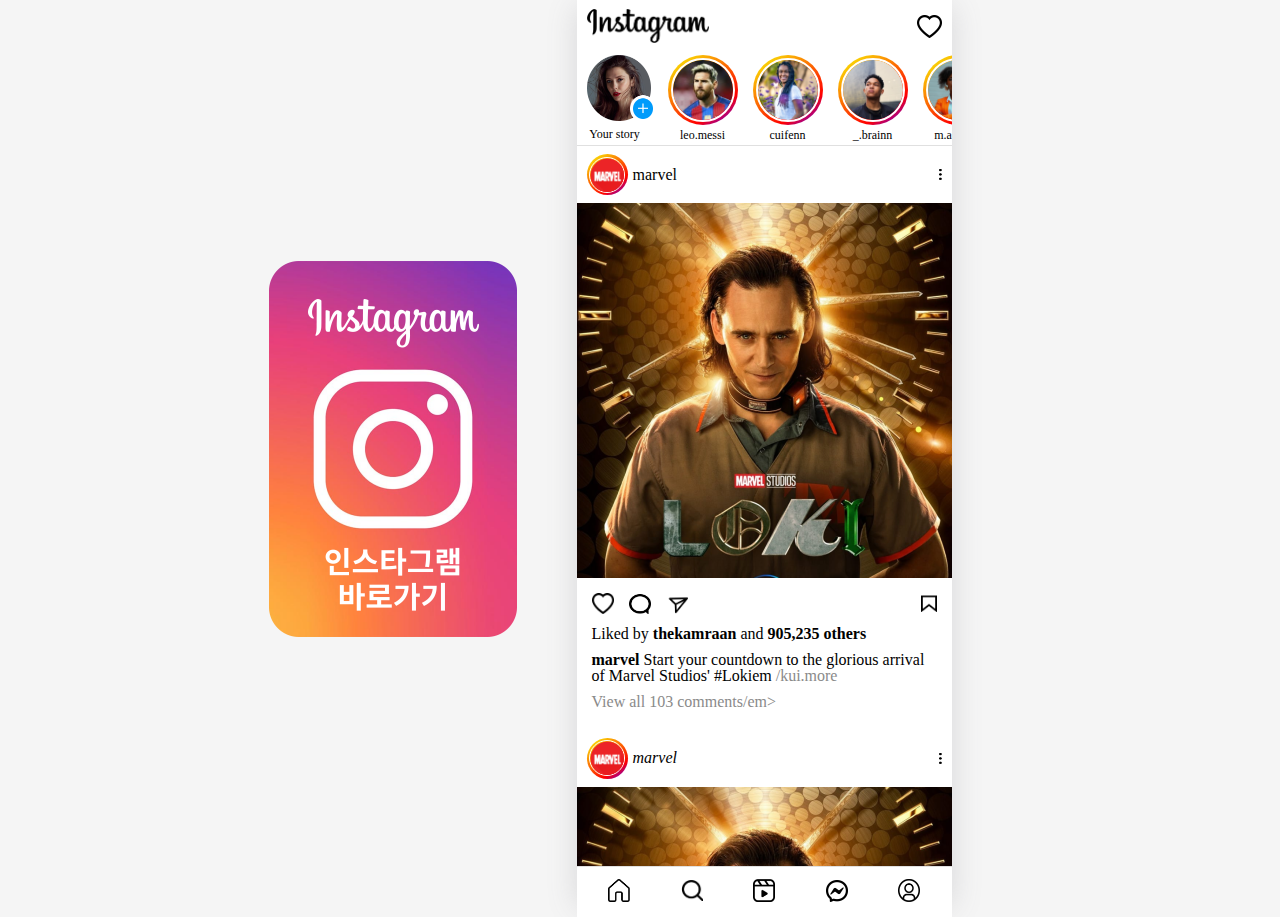
<file: index.html>
<!DOCTYPE html>
<html lang="en">
  <head>
    <meta charset="UTF-8" />
    <meta name="viewport" content="width=device-width, initial-scale=1.0" />
    <link rel="icon" href="./kui/img/icon/Instagram_logo.png">
    <title>Instagram</title>
    <link rel="stylesheet" href="./common/reset.css" />
    <link rel="stylesheet" href="./kui/css/index.css">
    <link rel="stylesheet" href="./kui/css/header.css" />
    <link rel="stylesheet" href="./kui/css/stories.css" />
    <link rel="stylesheet" href="./kui/css/poster.css" />
    <link rel="stylesheet" href="./kui/css/footer.css" />
  </head>
  <body>
    <figure class="go_to_instagram">
      <a href="https://www.instagram.com/">
        <img src="./kui/img/instagram.png" alt="">
      </a>
    </figure>
    
    <div class="mobile">
      <header>
        <nav>
          <figure class="logo">
            <img src="./kui/img/icon/logos_instagram.png" alt="" />
          </figure>
          <figure class="like">
            <img src="./kui/img/icon/like.png" alt="" />
          </figure>
        </nav>
      </header>

      <main>
        <section class="stories">
          <article>
            <figure class="none_border_img">
              <img src="./kui/img/profile/myprofile.png" alt="" />
            </figure>
            <fieldset>Your story</fieldset>
          </article>

          <article>
            <figure class="border_img">
              <img src="./kui/img/profile/profile1.png" alt="" />
            </figure>
            <fieldset>leo.messi</fieldset>
          </article>

          <article>
            <figure class="border_img">
              <img src="./kui/img/profile/profile2.png" alt="" />
            </figure>
            <fieldset>cuifenn</fieldset>
          </article>

          <article>
            <figure class="border_img">
              <img src="./kui/img/profile/profile3.png" alt="" />
            </figure>
            <fieldset>_.brainn</fieldset>
          </article>

          <article>
            <figure class="border_img">
              <img src="./kui/img/profile/profile4.png" alt="" />
            </figure>
            <fieldset>m.a.a.m.e</fieldset>
          </article>
        </section>

        <section class="poster">
          <!-- 포스터 1 -->
          <article class="post_profile">
            <div class="profile">
              <figure>
                <img src="./kui/img/profile/profile5.png" alt="" />
              </figure>
              <span>marvel</span>
            </div>
            <img src="./kui/img/icon/more.png" alt="" />
          </article>

          <figure class="poster_img">
            <img src="./kui/img/profile/poster.png" alt="" />
          </figure>

          <article class="icon_btn">
            <div class="icon_group">
              <img src="./kui/img/icon/like.png" alt="" />
              <img src="./kui/img/icon/Comments.png" alt="" />
              <img src="./kui/img/icon/Share.png" alt="" />
            </div>
            <img src="./kui/img/icon/Favorite.png" alt="" />
          </article>

          <article class="info">
            <p>
              Liked by <strong>thekamraan</strong> and
              <strong>905,235 others</strong>
            </p>
            <p>
              <strong>marvel</strong> Start your countdown to the glorious
              arrival<br />
              of Marvel Studios' #Lokiem <em>/kui.more</em>
            </p>
            <p><em>View all 103 comments/em></p>
          </article>
          <!-- 포스터 2 -->
          <article class="post_profile">
            <div class="profile">
              <figure>
                <img src="./kui/img/profile/profile5.png" alt="" />
              </figure>
              <span>marvel</span>
            </div>
            <img src="./kui/img/icon/more.png" alt="" />
          </article>

          <figure class="poster_img">
            <img src="./kui/img/profile/poster.png" alt="" />
          </figure>

          <article class="icon_btn">
            <div class="icon_group">
              <img src="./kui/img/icon/like.png" alt="" />
              <img src="./kui/img/icon/Comments.png" alt="" />
              <img src="./kui/img/icon/Share.png" alt="" />
            </div>
            <img src="./kui/img/icon/Favorite.png" alt="" />
          </article>

          <article class="info">
            <p>
              Liked by <strong>thekamraan</strong> and
              <strong>905,235 others</strong>
            </p>
            <p>
              <strong>marvel</strong> Start your countdown to the glorious
              arrival<br />
              of Marvel Studios' #Lokiem <em>/kui.more</em>
            </p>
            <p><em>View all 103 comments/em></p>
          </article>
        </section>

      </main>

      <footer>
        <div class="icon">
          <button onClick="location.href='./index.html'"><img src="./kui/img/icon/Home.png" alt="" /></button>
          <button onClick="location.href='./ygy/index.html'"><img src="./kui/img/icon/find.png" alt="" /></button>
          <button onClick="location.href='./index.html'"><img src="./kui/img/icon/Video.png" alt="" /></button>
          <button onClick="location.href='./KMG/index.html'"><img src="./kui/img/icon/Messenger.png" alt="" /></button>
          <button onClick="location.href='./KHG/index.html'"><img src="./kui/img/icon/Profile.png" alt="" /></button>
        </div>
      </footer>
    </div>  
  </body>
</html>
</file>
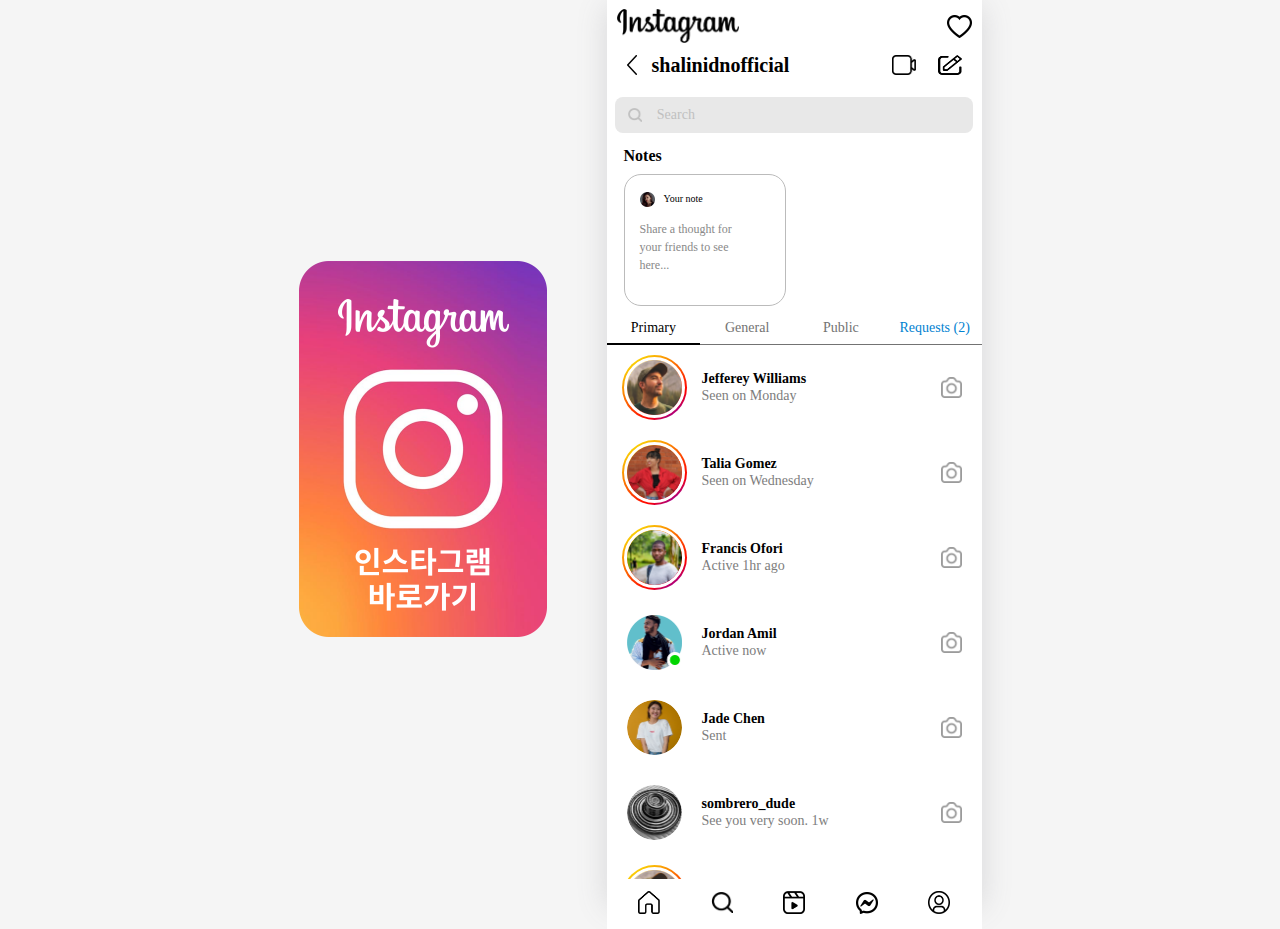
<file: KMG/index.html>
<!DOCTYPE html>
<html lang="en">
  <head>
    <meta charset="UTF-8" />
    <link rel="icon" href="/KMG/img/icon/Instagram_logo.png">
    <title>Instagram</title>
    <link rel="stylesheet" href="../common/reset.css" />
    <link rel="stylesheet" href="../common/root.css" />
    <link rel="stylesheet" href="../KMG/css/index.css" />
    <link rel="stylesheet" href="../KMG/css/header.css" />
    <link rel="stylesheet" href="../KMG/css/name.css" />
    <link rel="stylesheet" href="../KMG/css/search.css" />
    <link rel="stylesheet" href="../KMG/css/notes.css" />
    <link rel="stylesheet" href="../KMG/css/message.css">
    <link rel="stylesheet" href="../KMG/css/footer.css">
  </head>
  <body>
    <figure class="go_to_instagram">
      <a href="https://www.instagram.com/">
        <img src="../KMG/img/instagram.png" alt="">
      </a>
    </figure>
    
    <div class="mobile">
      <header>
        <nav>
          <figure class="logo">
            <img src="../KMG/img/icon/logos_instagram.png" alt="" />
          </figure>
          <figure class="like">
            <img src="../KMG/img/icon/like.png" alt="" />
          </figure>
        </nav>
      </header>

    
    <main class="page">
      <section class="title">
        <article class="content">
          <div class="back">
            <img src="../KMG/img/icon/back.png" alt="" />
          </div>
          <strong class="name">shalinidnofficial</strong>
        </article>
        <article class="icon">
          <img src="../KMG/img/icon/camcorder.png" alt="" />
          <img src="../KMG/img/icon/Message.png" alt="" />
        </article>
      </section>
      
      <section class="search">
        <div class="search_box">
          <img src="../KMG/img/icon/search.png" alt="">
          <span>Search</span>
        </div>
      </section>

      <div class="notes">
        <article class="content">
          <strong>Notes</strong>
          <div class="box">
            <figure class="box_title">
              <img src="../KMG/img/profile/notes.png" alt="" />
              <figcaption>Your note</figcaption>
            </figure>
  
            <p class="notes-description">
              Share a thought for<br />
              your friends to see<br />
              here...
            </p>
        </article>
        
        </div>
      <section class="message">
        <ul>
          <li class="black">Primary</li>
          <li>General</li>
          <li>Public</li>
          <li class="blue">Requests (2)</li>
        </ul>
        <article class="content">
          <div class="card-layout">
            <figure>
              <div class="img-border gradient">
                <img src="../KMG/img/profile/1.jpg" alt="">
              </div>
            <div>
              <strong>Jefferey Williams</strong>
              <p>Seen on Monday</p>
            </div>
            </figure>
            <img src="../KMG/img/icon/camera.png" alt="">
          </div>
          <div class="card-layout">
            
            <figure>
              <div class="img-border gradient">
                
                <img src="../KMG/img/profile/2.png" alt="">
              </div>
            <div>
              <strong>Talia Gomez</strong>
              <p>Seen on Wednesday</p>
            </div>
            </figure>
            <img src="../KMG/img/icon/camera.png" alt="">
          </div>
          <div class="card-layout">
            
            <figure>
              <div class="img-border gradient">
                
                <img src="../KMG/img/profile/3.png" alt="">
              </div>
            <div>
              <strong>Francis Ofori</strong>
              <p>Active 1hr ago</p>
            </div>
            </figure>

            <img src="../KMG/img/icon/camera.png" alt="">
          </div>
          <div class="card-layout">
            
            <figure>
              <div class="Active">
                
                <img src="../KMG/img/profile/4.png" alt="">
              </div>
            <div>
              <strong>Jordan Amil</strong>
              <p>Active now</p>
            </div>
            </figure>
            <img src="../KMG/img/icon/camera.png" alt="">
          </div>
          <div class="card-layout">
            
            <figure>
              <div class="img-border">
                
                <img src="../KMG/img/profile/5.png" alt="">
              </div>
            <div>
              <strong>Jade Chen</strong>
              <p>Sent</p>
            </div>
            </figure>
            <img src="../KMG/img/icon/camera.png" alt="">
          </div>
          <div class="card-layout">
            
            <figure>
              <div class="img-border">
                
                <img src="../KMG/img/profile/6.png" alt="">
              </div>
            <div>
              <strong>sombrero_dude</strong>
              <p>See you very soon.     1w</p>
            </div>
            </figure>
            <img src="../KMG/img/icon/camera.png" alt="">
          </div>

          <div class="card-layout">
            <figure>
              <div class="img-border gradient">
                <img src="../KMG/img/profile/1.jpg" alt="">
              </div>
            <div>
              <strong>Jefferey Williams</strong>
              <p>Seen on Monday</p>
            </div>
            </figure>
            <img src="../KMG/img/icon/camera.png" alt="">
          </div>

          <div class="card-layout">
            <figure>
              <div class="img-border gradient">
                <img src="../KMG/img/profile/1.jpg" alt="">
              </div>
            <div>
              <strong>Jefferey Williams</strong>
              <p>Seen on Monday</p>
            </div>
            </figure>
            <img src="../KMG/img/icon/camera.png" alt="">
          </div>
        </article>
      </section>
    </main>

    <footer>
      <div class="icon">
        <button onClick="location.href='https://asom0160.github.io/team_portpolio/'"><img src="https://asom0160.github.io/team_portpolio/kui/img/icon/Home.png" alt="" /></button>
        <button onClick="location.href='https://asom0160.github.io/team_portpolio/ygy/index.html'"><img src="https://asom0160.github.io/team_portpolio/kui/img/icon/find.png" alt="" /></button>
        <button onClick="location.href='https://asom0160.github.io/team_portpolio/'"><img src="https://asom0160.github.io/team_portpolio/kui/img/icon/Video.png" alt="" /></button>
        <button onClick="location.href='https://asom0160.github.io/team_portpolio/KMG/index.html'"><img src="https://asom0160.github.io/team_portpolio/kui/img/icon/Messenger.png" alt="" /></button>
        <button onClick="location.href='https://asom0160.github.io/team_portpolio/KHG/index.html'"><img src="https://asom0160.github.io/team_portpolio/kui/img/icon/Profile.png" alt="" /></button>
      </div>
    </footer>

  </div>
  </body>
</html>
</file>
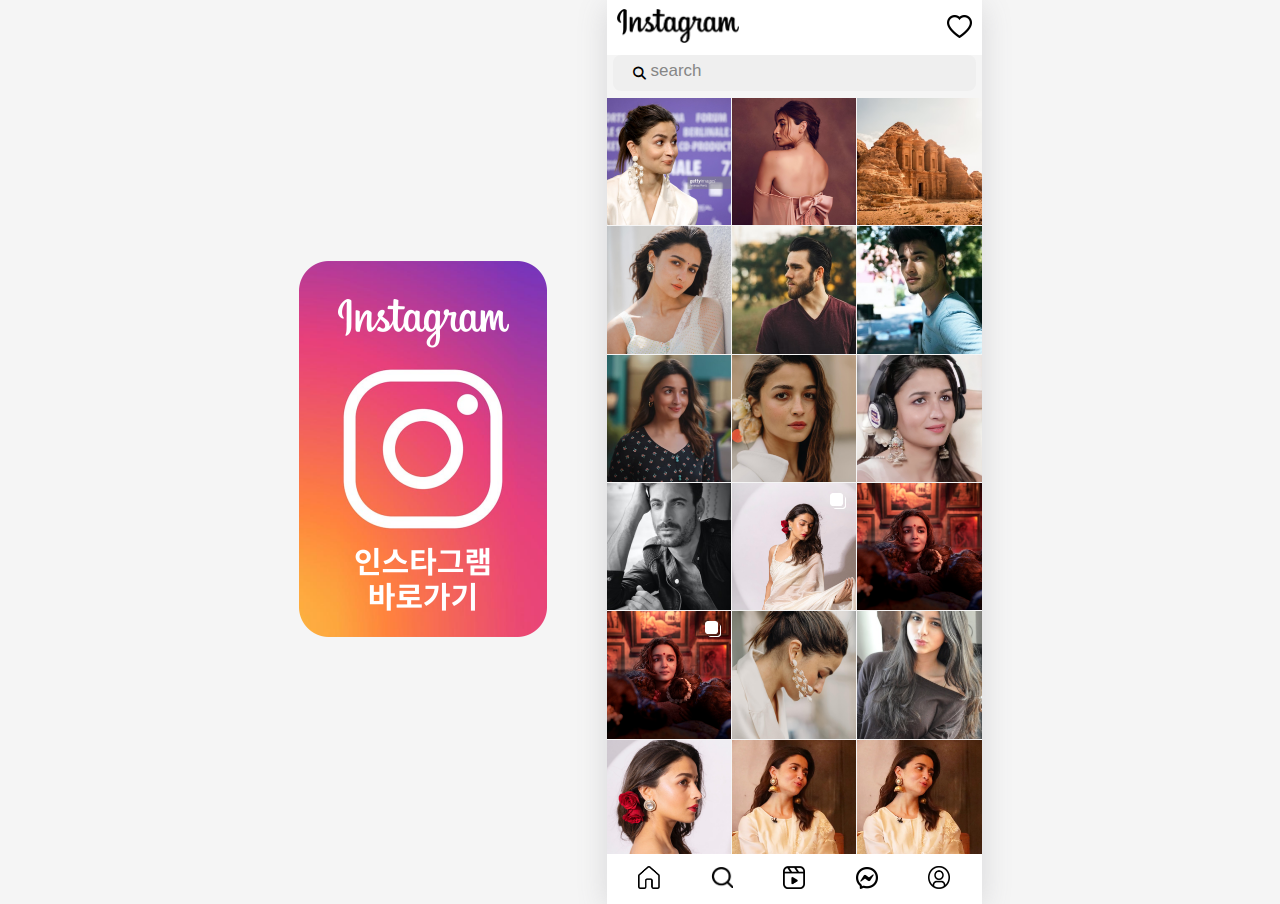
<file: ygy/index.html>
<!DOCTYPE html>
<html lang="en">
  <head>
    <meta charset="UTF-8" />
    <meta name="viewport" content="width=device-width, initial-scale=1.0" />
    <link rel="icon" href="/ygy/img/icon/Instagram_logo.png" />
    <title>Instagram</title>
    <link rel="stylesheet" href="../common/reset.css" />
    <link rel="stylesheet" href="../common/root.css" />
    <link rel="stylesheet" href="../ygy/css/header.css" />
    <link rel="stylesheet" href="../ygy/css/index.css" />
    <link rel="stylesheet" href="../ygy/css/search.css" />
    <link rel="stylesheet" href="../ygy/css/footer.css" />
    <link
      rel="stylesheet"
      href="https://cdnjs.cloudflare.com/ajax/libs/font-awesome/6.7.2/css/all.min.css"
      integrity="sha512-Evv84Mr4kqVGRNSgIGL/F/aIDqQb7xQ2vcrdIwxfjThSH8CSR7PBEakCr51Ck+w+/U6swU2Im1vVX0SVk9ABhg=="
      crossorigin="anonymous"
      referrerpolicy="no-referrer"
    />
  </head>
  <body>
    <figure class="go_to_instagram">
      <a href="https://www.instagram.com/">
        <img src="../ygy/img/instagram.png" alt="" />
      </a>
    </figure>

    <div class="mobile">
      <header>
        <nav>
          <figure class="logo">
            <img src="../ygy/img/icon/logos_instagram.png" alt="" />
          </figure>
          <figure class="like">
            <img src="../ygy/img/icon/like.png" alt="" />
          </figure>
        </nav>
      </header>
      <main>
        <section class="content">
          <article class="search">
            <button class="button">
              <i class="fa-solid fa-magnifying-glass"></i>
              <p>search</p>
            </button>
          </article>
          <article class="card">
            <div class="photo_layout">
              <div class="photo">
                <img src="../ygy/img/instagram (Community)/1-1.png" alt="" />
              </div>
              <div class="photo">
                <img src="../ygy/img/instagram (Community)/1-2.png" alt="" />
              </div>
              <div class="photo">
                <img src="../ygy/img/instagram (Community)/1-3.png" alt="" />
              </div>
              <div class="photo">
                <img src="../ygy/img/instagram (Community)/2-1.png" alt="" />
              </div>
              <div class="photo">
                <img src="../ygy/img/instagram (Community)/2-2.png" alt="" />
              </div>
              <div class="photo">
                <img src="../ygy/img/instagram (Community)/2-3.png" alt="" />
              </div>
              <div class="photo">
                <img src="../ygy/img/instagram (Community)/3-1.png" alt="" />
              </div>
              <div class="photo">
                <img src="../ygy/img/instagram (Community)/3-2.png" alt="" />
              </div>
              <div class="photo">
                <img src="../ygy/img/instagram (Community)/3-3.png" alt="" />
              </div>
              <div class="photo">
                <img src="../ygy/img/instagram (Community)/4-1.png" alt="" />
              </div>
              <div class="photo">
                <img src="../ygy/img/instagram (Community)/4-2.png" alt="" />
                <span><img src="/ygy/img/Photos.png" alt="" /></span>
              </div>
              <div class="photo">
                <img src="../ygy/img/instagram (Community)/4-3.png" alt="" />
              </div>
              <div class="photo">
                <img src="../ygy/img/instagram (Community)/5-1.png" alt="" />
                <span><img src="/ygy/img/Photos.png" alt="" /></span>
              </div>
              <div class="photo">
                <img src="../ygy/img/instagram (Community)/5-2.png" alt="" />
              </div>
              <div class="photo">
                <img src="../ygy/img/instagram (Community)/5-3.png" alt="" />
              </div>
              <div class="photo">
                <img src="../ygy/img/instagram (Community)/6-1.png" alt="" />
              </div>
              <div class="photo">
                <img src="../ygy/img/instagram (Community)/6-2.png" alt="" />
              </div>
              <div class="photo">
                <img src="../ygy/img/instagram (Community)/6-3.png" alt="" />
              </div>
              <div class="photo">
                <img src="../ygy/img/instagram (Community)/6-3.png" alt="" />
              </div>
              <div class="photo">
                <img src="../ygy/img/instagram (Community)/6-3.png" alt="" />
              </div>
              <div class="photo">
                <img src="../ygy/img/instagram (Community)/6-3.png" alt="" />
              </div>
            </div>
          </article>
        </section>
      </main>

      <footer>
        <div class="icon">
          <button
            onClick="location.href='https://asom0160.github.io/team_portpolio/'"
          >
            <img
              src="https://asom0160.github.io/team_portpolio/kui/img/icon/Home.png"
              alt=""
            />
          </button>
          <button
            onClick="location.href='https://asom0160.github.io/team_portpolio/ygy/index.html'"
          >
            <img
              src="https://asom0160.github.io/team_portpolio/kui/img/icon/find.png"
              alt=""
            />
          </button>
          <button
            onClick="location.href='https://asom0160.github.io/team_portpolio/'"
          >
            <img
              src="https://asom0160.github.io/team_portpolio/kui/img/icon/Video.png"
              alt=""
            />
          </button>
          <button
            onClick="location.href='https://asom0160.github.io/team_portpolio/KMG/index.html'"
          >
            <img
              src="https://asom0160.github.io/team_portpolio/kui/img/icon/Messenger.png"
              alt=""
            />
          </button>
          <button
            onClick="location.href='https://asom0160.github.io/team_portpolio/KHG/index.html'"
          >
            <img
              src="https://asom0160.github.io/team_portpolio/kui/img/icon/Profile.png"
              alt=""
            />
          </button>
        </div>
      </footer>
    </div>
  </body>
</html>
</file>
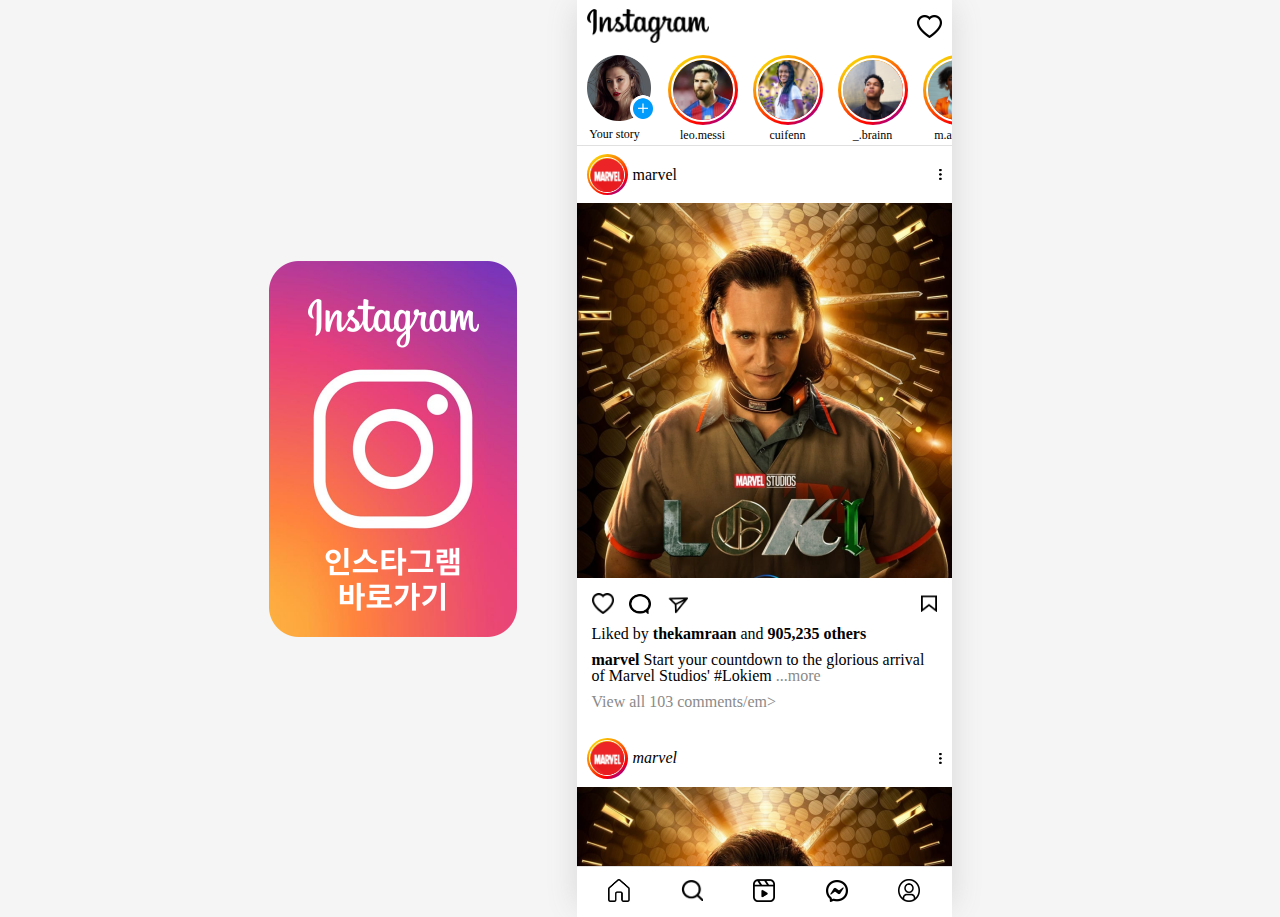
<file: kui/html/index.html>
<!DOCTYPE html>
<html lang="en">
  <head>
    <meta charset="UTF-8" />
    <meta name="viewport" content="width=device-width, initial-scale=1.0" />
    <link rel="icon" href="../img/icon/Instagram_logo.png">
    <title>Instagram</title>
    <link rel="stylesheet" href="../../common/reset.css" />
    <link rel="stylesheet" href="../css/index.css">
    <link rel="stylesheet" href="../css/header.css" />
    <link rel="stylesheet" href="../css/stories.css" />
    <link rel="stylesheet" href="../css/poster.css" />
    <link rel="stylesheet" href="../css/footer.css" />
  </head>
  <body>
    <figure class="go_to_instagram">
      <a href="https://www.instagram.com/">
        <img src="../img/instagram.png" alt="">
      </a>
    </figure>
    
    <div class="mobile">
      <header>
        <nav>
          <figure class="logo">
            <img src="../img/icon/logos_instagram.png" alt="" />
          </figure>
          <figure class="like">
            <img src="../img/icon/like.png" alt="" />
          </figure>
        </nav>
      </header>

      <main>
        <section class="stories">
          <article>
            <figure class="none_border_img">
              <img src="../img/profile/myprofile.png" alt="" />
            </figure>
            <fieldset>Your story</fieldset>
          </article>

          <article>
            <figure class="border_img">
              <img src="../img/profile/profile1.png" alt="" />
            </figure>
            <fieldset>leo.messi</fieldset>
          </article>

          <article>
            <figure class="border_img">
              <img src="../img/profile/profile2.png" alt="" />
            </figure>
            <fieldset>cuifenn</fieldset>
          </article>

          <article>
            <figure class="border_img">
              <img src="../img/profile/profile3.png" alt="" />
            </figure>
            <fieldset>_.brainn</fieldset>
          </article>

          <article>
            <figure class="border_img">
              <img src="../img/profile/profile4.png" alt="" />
            </figure>
            <fieldset>m.a.a.m.e</fieldset>
          </article>
        </section>

        <section class="poster">
          <!-- 포스터 1 -->
          <article class="post_profile">
            <div class="profile">
              <figure>
                <img src="../img/profile/profile5.png" alt="" />
              </figure>
              <span>marvel</span>
            </div>
            <img src="../img/icon/more.png" alt="" />
          </article>

          <figure class="poster_img">
            <img src="../img/profile/poster.png" alt="" />
          </figure>

          <article class="icon_btn">
            <div class="icon_group">
              <img src="../img/icon/like.png" alt="" />
              <img src="../img/icon/Comments.png" alt="" />
              <img src="../img/icon/Share.png" alt="" />
            </div>
            <img src="../img/icon/Favorite.png" alt="" />
          </article>

          <article class="info">
            <p>
              Liked by <strong>thekamraan</strong> and
              <strong>905,235 others</strong>
            </p>
            <p>
              <strong>marvel</strong> Start your countdown to the glorious
              arrival<br />
              of Marvel Studios' #Lokiem <em>...more</em>
            </p>
            <p><em>View all 103 comments/em></p>
          </article>
          <!-- 포스터 2 -->
          <article class="post_profile">
            <div class="profile">
              <figure>
                <img src="../img/profile/profile5.png" alt="" />
              </figure>
              <span>marvel</span>
            </div>
            <img src="../img/icon/more.png" alt="" />
          </article>

          <figure class="poster_img">
            <img src="../img/profile/poster.png" alt="" />
          </figure>

          <article class="icon_btn">
            <div class="icon_group">
              <img src="../img/icon/like.png" alt="" />
              <img src="../img/icon/Comments.png" alt="" />
              <img src="../img/icon/Share.png" alt="" />
            </div>
            <img src="../img/icon/Favorite.png" alt="" />
          </article>

          <article class="info">
            <p>
              Liked by <strong>thekamraan</strong> and
              <strong>905,235 others</strong>
            </p>
            <p>
              <strong>marvel</strong> Start your countdown to the glorious
              arrival<br />
              of Marvel Studios' #Lokiem <em>...more</em>
            </p>
            <p><em>View all 103 comments/em></p>
          </article>
        </section>

      </main>

      <footer>
        <div class="icon">
          <button onClick="location.href='../../kui/html/index.html'"><img src="../img/icon/Home.png" alt="" /></button>
          <button onClick="location.href='../../ygy/index.html'"><img src="../img/icon/find.png" alt="" /></button>
          <button onClick="location.href='../../kui/html/index.html'"><img src="../img/icon/Video.png" alt="" /></button>
          <button onClick="location.href='../../KMG/index.html'"><img src="../img/icon/Messenger.png" alt="" /></button>
          <button onClick="location.href='../../KHG/index.html'"><img src="../img/icon/Profile.png" alt="" /></button>
        </div>
      </footer>
    </div>  
  </body>
</html>
</file>
<file: kui/css/index.css>
::-webkit-scrollbar {
  display: none;
}

body {
  background-color: #f5f5f5;

  display: flex;
  justify-content: center;
  align-items: center;
  gap: 60px;

  -ms-overflow-style: none;
}

.go_to_instagram {
  display: flex;
  justify-content: center;
  align-items: center;
}
.go_to_instagram > a > img {
  width: 248px;
}

.mobile {
  max-width: 375px;
  height: 100vh;
  box-shadow: rgba(100, 100, 111, 0.2) 0px 7px 29px 0px;
  position: relative;
}
</file>
<file: kui/css/header.css>
header {
  background-color: white;
  width: 375px;
}
nav {
  max-width: 355px;
  width: 100%;
  height: 55px;
  margin: 0 auto;
  display: flex;
  justify-content: space-between;
  align-items: center;
}
nav > .logo > img {
  width: 122px;
  font-size: 20px;
  /* padding: 15px 10px; */
}

nav > .like > img {
  width: 25px;
  /* padding: 15px 10px; */
}
</file>
<file: kui/css/stories.css>
main {
  background-color: white;
  max-width: 375px;
}
.stories {
  height: 90px;

  display: flex;
  justify-content: space-between;
  gap: 15px;

  border-bottom: 1px solid #e0e0e0;
  overflow-x: scroll;
  overflow-y: hidden;
}
article > .none_border_img {
  margin-bottom: 0px;
  margin-left: 10px;
}
article > .none_border_img > img {
  width: 66px;
  height: 66px;
  margin-bottom: 4px;
}
article > .border_img {
  width: 70px;
  height: 70px;

  border-radius: 100%;
  background: rgb(250, 240, 6);
  background: linear-gradient(
    144deg,
    rgba(250, 240, 6, 1) 0%,
    rgba(250, 204, 5, 1) 15%,
    rgba(255, 0, 0, 1) 74%,
    rgba(103, 1, 233, 1) 96%,
    rgba(103, 1, 233, 1) 100%
  );

  margin: 0 auto;
  display: flex;
  align-items: center;
  justify-content: center;

  margin-bottom: 4px;
}
article > .border_img > img {
  width: 60px;
  border: 2px solid white;
  border-radius: 100%;
}
fieldset {
  font-size: 12px;
  text-align: center;
}
</file>
<file: kui/css/poster.css>
.poster {
  /* max-width: 375px; */
  width: 100%;
  height: 80vh;
  margin: 0 auto;

  /* display: flex; */
  /* justify-content: space-between; */
  /* gap: 15px; */

  /* overflow: hidden; */

  border-bottom: 1px solid #e0e0e0;
  /* overflow: hidden; */
  overflow-x: auto;
  overflow-y: scroll;
}
.post_profile {
  display: flex;
  justify-content: space-between;
  align-items: center;

  padding: 8px 10px;
}
.post_profile > img {
  width: 3px;
  /* border: 1px solid white;
  border-radius: 100%; */
}
article > .profile {
  display: flex;
  align-items: center;
  /* justify-content: center; */
  gap: 5px;
}
article > .profile > figure {
  width: 41px;
  height: 41px;

  border-radius: 100%;
  background: rgb(250, 240, 6);
  background: linear-gradient(
    144deg,
    rgba(250, 240, 6, 1) 0%,
    rgba(250, 204, 5, 1) 15%,
    rgba(255, 0, 0, 1) 74%,
    rgba(103, 1, 233, 1) 96%,
    rgba(103, 1, 233, 1) 100%
  );

  /* margin: 0 auto; */
  display: flex;
  align-items: center;
  justify-content: center;
}
article > .profile > figure > img {
  width: 34px;
  border: 1px solid white;
  border-radius: 100%;

  /* margin: 0 auto;
  display: flex;
  align-items: center;
  justify-content: center; */
}

.poster_img > img {
  /* width: 375px; */
  width: 100%;
}

.icon_btn {
  display: flex;
  justify-content: space-between;
  align-items: center;

  padding: 12px 15px;
}
.icon_btn > img {
  width: 16px;
  display: flex;
  justify-content: space-between;
  align-items: center;
}
.icon_group {
  display: flex;
  gap: 15px;
}
.icon_group > img {
  width: 22px;
}

.info {
  max-width: 375px;
  width: 100%;
  /* height: 90px; */
  margin: 0 auto;

  padding: 0 15px;

  display: flex;
  flex-direction: column;
  /* align-items: center; */
  text-align: left;
  gap: 10px;
  padding-bottom: 10px;

  font: 14px;
}
.info > p > em {
  color: #8a8a8a;
  font-style: initial;
}
</file>
<file: kui/css/footer.css>
footer {
  background-color: white;
  width: 375px;
  height: 50px;
  /* position: fixed;
  bottom: 0; */
}
.icon {
  max-width: 324px;
  width: 100%;
  height: 100%;
  margin: 0 auto;
  display: flex;
  justify-content: space-between;
  align-items: center;
  /* padding: 15px 0; */
}
footer > .icon > button {
  /* width: 22px; */

  background-color: rgba(240, 248, 255, 0);
  border: none;
}
footer > .icon > button > img {
  width: 22px;
}
</file>
<file: common/root.css>
:root {
  --color-gray-1: #dfdfdf;
  --color-gray-2: #c4c4c4;
  --color-gray-3: #bbbbbb;
  --color-gray-4: #c2c2c2;
  --color-gray-5: #c0c0c0;
  --color-gray-6: #9b9b9b;
  --color-gray-7: #868686;
  --color-gray-8: #7e7e7e;
  --color-gray-9: #737373;
  --color-gray-10: #7d7d7d;

  --color-white: #ffffff;
  --color-black: #000000;

  --color-blue-1: #0282d1;
  --color-blue-2: #1877f2;
  --color-blue-3: #0f4d73;
}
</file>
<file: KMG/css/index.css>
/* .page {
  position: relative;
  top: 100px;

  margin: 0 auto;

  width: 375px;
  height: 896px;

  border: 1px solid black;

  display: flex;
  flex-direction: column;
  align-items: center;
} */

body {
  background-color: #f5f5f5;

  display: flex;
  justify-content: center;
  align-items: center;
  gap: 60px;

  -ms-overflow-style: none;
}

::-webkit-scrollbar {
  display: none;
}

.go_to_instagram {
  display: flex;
  justify-content: center;
  align-items: center;
}
.go_to_instagram > a > img {
  width: 248px;
}

.mobile {
  max-width: 375px;
  height: 100vh;
  box-shadow: rgba(100, 100, 111, 0.2) 0px 7px 29px 0px;
  position: relative;
}
</file>
<file: KMG/css/header.css>
header {
  background-color: white;
  width: 375px;
}
nav {
  max-width: 355px;
  width: 100%;
  height: 55px;
  margin: 0 auto;
  display: flex;
  justify-content: space-between;
  align-items: center;
}
nav > .logo > img {
  width: 122px;
  font-size: 20px;
  /* padding: 15px 10px; */
}

nav > .like > img {
  width: 25px;
  /* padding: 15px 10px; */
}
</file>
<file: KMG/css/name.css>
main {
  background-color: white;
  width: 375px;
}

.page > .title {
  /* width: 100%;

  height: 31px; */
  display: flex;
  align-items: center;
  justify-content: space-between;
  padding: 0 20px;
}
.page > .title > .content {
  width: 100%;

  display: flex;
  gap: 15px;
  align-items: center;

  font-size: 20px;
}
.title > .content > .back {
  width: 10px;
  height: 20px;
}
.title > .content > .back > img {
  width: 10px;
  height: 20px;
}
.title > .icon {
  /* padding-right: 15px; */
  display: flex;
  gap: 21.83px;
  justify-content: end;
  align-items: center;
}

.title > .icon > img {
  width: 24px;
  height: 20px;
}
</file>
<file: KMG/css/search.css>
.search {
  display: flex;
  justify-content: center;
  align-items: center;
}

.search_box {
  margin-top: 22px;
  margin-bottom: 15px;

  background-color: #e8e8e8;
  width: 345px;
  height: 36px;
  padding-left: 12.18px;

  font-size: 14px;
  color: #c0c0c0;

  display: flex;
  gap: 15.25px;
  align-items: center;

  border-radius: 8px;
}

.search > .search_box > img {
  width: 14px;
}
</file>
<file: KMG/css/notes.css>
.notes {
  width: 100%;
  height: fit-content;
}
.notes > .content {
  width: 100%;
  padding-left: 17px;

  display: flex;
  flex-direction: column;
  gap: 10px;
}

.notes > .content > .box {
  border: 1px solid #bbbbbb;
  border-radius: 17px;

  padding: 15px;

  width: 130px;
  height: 100px;

  color: #898989;
  font-size: 12px;
  line-height: 18px;

  display: flex;
  flex-direction: column;
  gap: 12px;
}
.notes > .content > .box > .box_title {
  display: flex;
  gap: 9px;
  align-items: center;

  color: black;
  font-size: 10px;
  font-weight: 400;
}
.notes > .content > .box > .box_title > img {
  height: 15px;
  width: 15px;
}
</file>
<file: KMG/css/message.css>
.message {
  margin-top: 15px;

  width: 100%;
  height: 62vh;

  display: flex;
  flex-direction: column;
}

.message > ul {
  width: 100%;
  display: grid;
  grid-template-columns: repeat(4, 1fr);
}

.message > ul > li {
  text-align: center;
  border-bottom: 1px solid #737373;
  color: #737373;
  padding-bottom: 8px;
  font-size: 14px;
}
.message > ul > .black {
  font-weight: 400;
  border-bottom: 2px solid black;
  color: black;
}

.message > ul > .blue {
  font-weight: 400;
  color: #0282d1;
}
.content {
  overflow-x: hidden;
  overflow-y: scroll;
}

.card-layout {
  width: 100%;

  display: flex;
  justify-content: space-between;
  align-items: center;
}

.card-layout > img {
  width: 21px;
  margin-right: 20px;
}

.card-layout > figure {
  width: 100%;
  height: 85px;
  padding-left: 15px;
  display: flex;
  gap: 15px;
  align-items: center;
  font-size: 14px;
  font-weight: 400;
}

.card-layout > figure > .img-border {
  width: 65px;
  height: 65px;

  display: flex;
  align-items: center;
  justify-content: center;

  border-radius: 100%;
}
.card-layout > figure > .img-border > img {
  border: 3px solid white;
  width: 55px;
  height: 55px;
  border-radius: 100%;
}
.card-layout > figure > div {
  display: flex;
  flex-direction: column;
  gap: 3px;
}

.card-layout > figure > div > p {
  color: #7d7d7d;
}

.card-layout > figure > .gradient {
  background: linear-gradient(
    144deg,
    rgba(250, 240, 6, 1) 0%,
    rgba(250, 204, 5, 1) 15%,
    rgba(255, 0, 0, 1) 74%,
    rgba(103, 1, 233, 1) 96%,
    rgba(103, 1, 233, 1) 100%
  );
}
.card-layout > figure > .Active {
  width: 65px;
  height: 65px;

  display: flex;
  align-items: center;
  justify-content: center;
}
.card-layout > figure > .Active > img {
  border: 3px solid white;
  width: 55px;
  height: 55px;
}
</file>
<file: KMG/css/footer.css>
footer {
  background-color: white;
  width: 375px;
  height: 50px;
}
.icon {
  max-width: 324px;
  width: 100%;
  height: 100%;
  margin: 0 auto;
  display: flex;
  justify-content: space-between;
  align-items: center;
  /* padding: 15px 0; */
}
footer > .icon > button {
  /* width: 22px; */

  background-color: rgba(240, 248, 255, 0);
  border: none;
}
footer > .icon > button > img {
  width: 22px;
}
</file>
<file: ygy/css/header.css>
header {
  background-color: white;
  width: 375px;
}
nav {
  max-width: 355px;
  width: 100%;
  height: 55px;
  margin: 0 auto;
  display: flex;
  justify-content: space-between;
  align-items: center;
}
nav > .logo > img {
  width: 122px;
  font-size: 20px;
  /* padding: 15px 10px; */
}

nav > .like > img {
  width: 25px;
  /* padding: 15px 10px; */
}
</file>
<file: ygy/css/index.css>
body {
  background-color: #f5f5f5;

  display: flex;
  justify-content: center;
  align-items: center;
  gap: 60px;

  -ms-overflow-style: none;
}

::-webkit-scrollbar {
  display: none;
}

.go_to_instagram {
  display: flex;
  justify-content: center;
  align-items: center;
}
.go_to_instagram > a > img {
  width: 248px;
}

.mobile {
  max-width: 375px;
  height: 100vh;
  box-shadow: rgba(100, 100, 111, 0.2) 0px 7px 29px 0px;
  position: relative;
}
</file>
<file: ygy/css/search.css>
.content {
  overflow-x: hidden;
  overflow-y: scroll;
}
.search > .button {
  width: 363px;
  height: 36px;
  display: flex;
  justify-content: flex-start;
  align-items: center;
  font-size: 13px;
  padding: 10px 0 10px 20px;
  margin-left: 6px;
  border: none;
  border-radius: 8px;
  margin-bottom: 5px;
}
.search > .button > p {
  color: #868686;
  margin-left: 5px;
  font-size: 17px;
  padding-bottom: 5px;
}
.card {
  width: 100%;
  height: 84vh;
  display: flex;
  flex-direction: column;
  margin-top: 7px;
}
.card > .photo_layout {
  width: 375px;
  height: 750px;
  display: grid;
  grid-template-columns: repeat(3, 1fr);
  grid-template-rows: repeat(6, 1fr);
  grid-column-gap: 1px;
  grid-row-gap: 1px;
}
.card > .photo_layout > .photo {
  width: 100%;
  height: 100%;
  position: relative;
}
.card > .photo_layout > .photo > img {
  width: 100%;
  height: 100%;
}
.card > .photo_layout > .photo > span {
  position: absolute;
  top: 10px;
  right: 10px;
  z-index: 1;
  width: 16px;
  height: 16px;
}
</file>
<file: ygy/css/footer.css>
footer {
  background-color: white;
  width: 375px;
  height: 50px;
}
.icon {
  max-width: 324px;
  width: 100%;
  height: 100%;
  margin: 0 auto;
  display: flex;
  justify-content: space-between;
  align-items: center;
  /* padding: 15px 0; */
}
footer > .icon > button {
  /* width: 22px; */

  background-color: rgba(240, 248, 255, 0);
  border: none;
}
footer > .icon > button > img {
  width: 22px;
}
</file>
